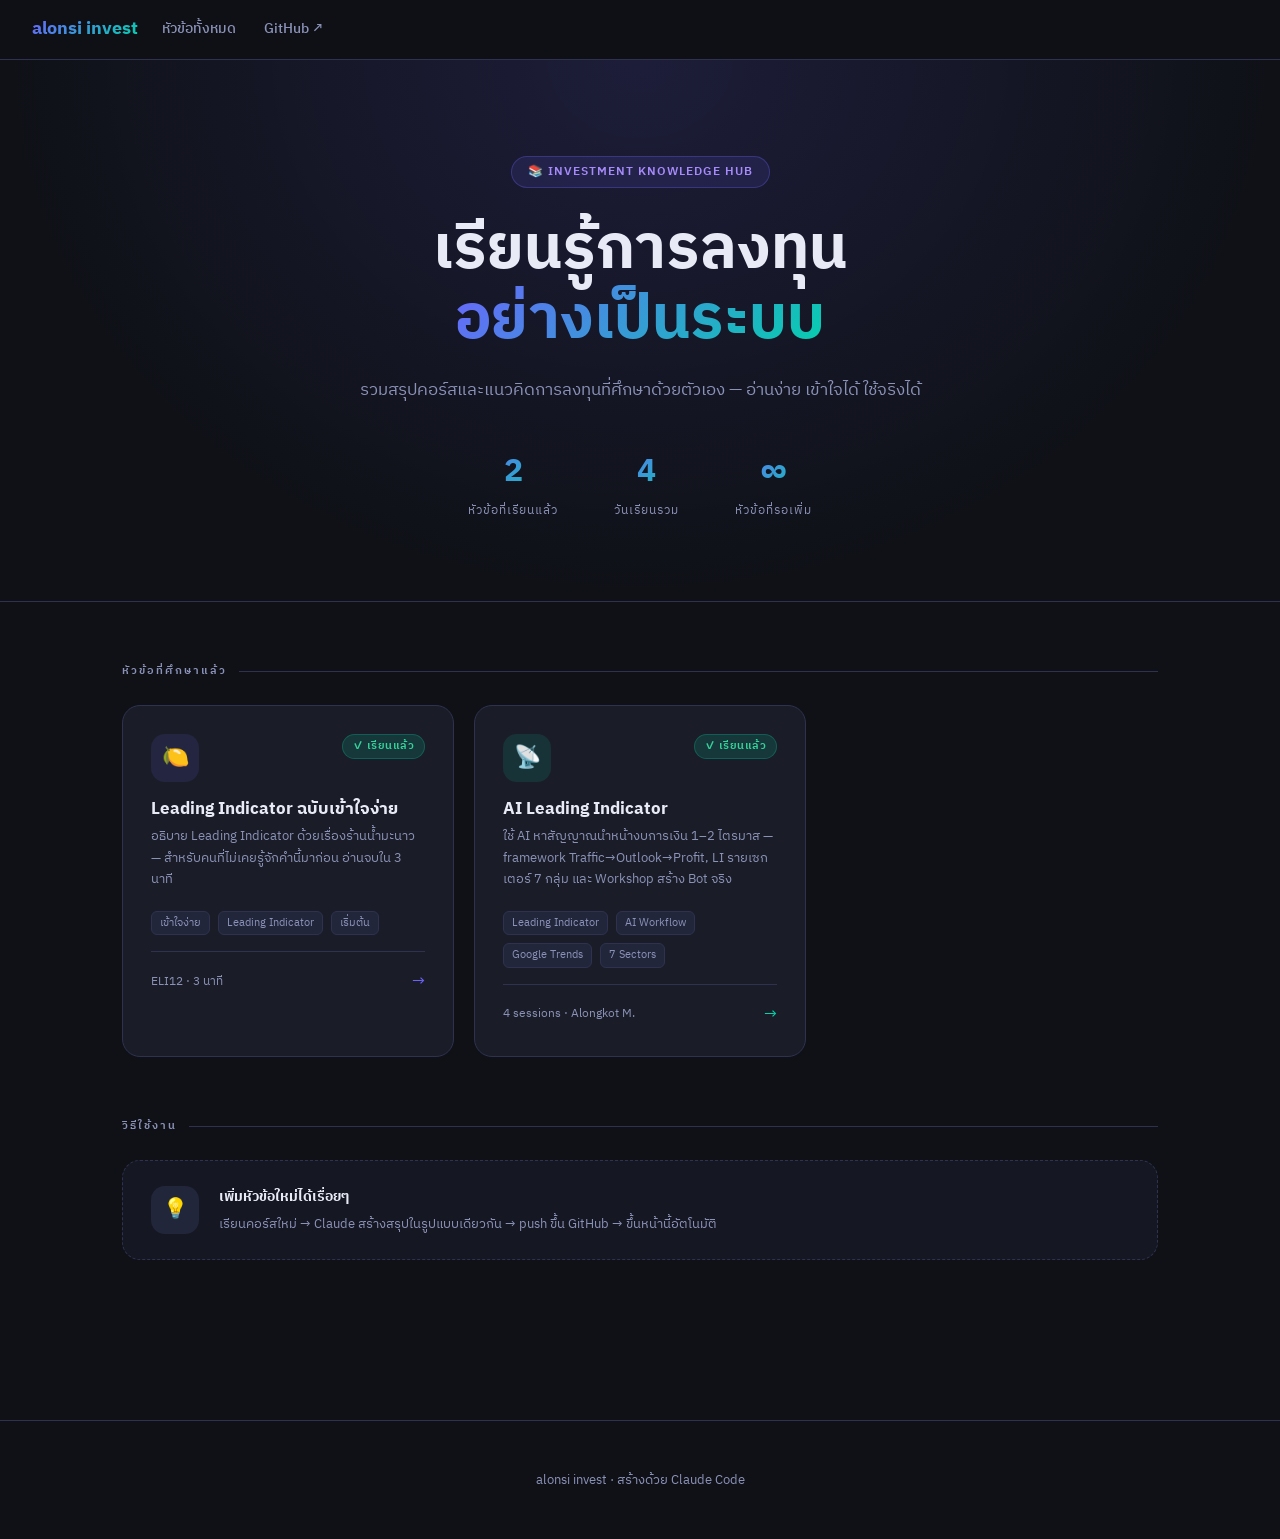
<file: index.html>
<!DOCTYPE html>
<html lang="th">
<head>
<meta charset="UTF-8">
<meta name="viewport" content="width=device-width, initial-scale=1.0">
<title>Alonsi Invest — Investment Knowledge Hub</title>
<link rel="stylesheet" href="assets/theme.css">
</head>
<body>

<nav>
  <div class="nav-logo">alonsi invest</div>
  <div class="nav-links">
    <a href="#topics">หัวข้อทั้งหมด</a>
    <a href="https://github.com/crazyliverpool-web/alonsi-invest" target="_blank">GitHub ↗</a>
  </div>
</nav>

<section class="hero">
  <div class="eyebrow">📚 Investment Knowledge Hub</div>
  <h1>เรียนรู้การลงทุน<br><span>อย่างเป็นระบบ</span></h1>
  <p>รวมสรุปคอร์สและแนวคิดการลงทุนที่ศึกษาด้วยตัวเอง — อ่านง่าย เข้าใจได้ ใช้จริงได้</p>
  <div class="stats">
    <!-- STAT:COUNT -->
    <div class="stat"><div class="num">2</div><div class="label">หัวข้อที่เรียนแล้ว</div></div>
    <!-- /STAT:COUNT -->
    <div class="stat"><div class="num">4</div><div class="label">วันเรียนรวม</div></div>
    <div class="stat"><div class="num">∞</div><div class="label">หัวข้อที่รอเพิ่ม</div></div>
  </div>
</section>

<main>

  <div id="topics" class="section-label reveal">หัวข้อที่ศึกษาแล้ว</div>

  <div class="topic-grid">
<!-- TOPICS:START -->
    <a href="leading-indicator-101/" class="topic-card done reveal">
      <div class="card-header">
        <div class="card-icon" style="background:rgba(108,99,255,.12)">🍋</div>
        <span class="badge badge-done">✓ เรียนแล้ว</span>
      </div>
      <div>
        <div class="card-title">Leading Indicator ฉบับเข้าใจง่าย</div>
        <div class="card-desc">อธิบาย Leading Indicator ด้วยเรื่องร้านน้ำมะนาว — สำหรับคนที่ไม่เคยรู้จักคำนี้มาก่อน อ่านจบใน 3 นาที</div>
      </div>
      <div class="card-tags">
        <span class="tag">เข้าใจง่าย</span>
        <span class="tag">Leading Indicator</span>
        <span class="tag">เริ่มต้น</span>
      </div>
      <div class="card-footer">
        <span>ELI12 · 3 นาที</span>
        <span class="card-arrow" style="color:var(--accent)">→</span>
      </div>
    </a>
    <a href="ai-leading-indicator/" class="topic-card done reveal">
      <div class="card-header">
        <div class="card-icon" style="background:rgba(0,212,170,.12)">📡</div>
        <span class="badge badge-done">✓ เรียนแล้ว</span>
      </div>
      <div>
        <div class="card-title">AI Leading Indicator</div>
        <div class="card-desc">ใช้ AI หาสัญญาณนำหน้างบการเงิน 1–2 ไตรมาส — framework Traffic→Outlook→Profit, LI รายเซกเตอร์ 7 กลุ่ม และ Workshop สร้าง Bot จริง</div>
      </div>
      <div class="card-tags">
        <span class="tag">Leading Indicator</span>
        <span class="tag">AI Workflow</span>
        <span class="tag">Google Trends</span>
        <span class="tag">7 Sectors</span>
      </div>
      <div class="card-footer">
        <span>4 sessions · Alongkot M.</span>
        <span class="card-arrow" style="color:var(--accent2)">→</span>
      </div>
    </a>
<!-- TOPICS:END -->
  </div>

  <div class="section-label reveal">วิธีใช้งาน</div>

  <div class="hint-card reveal">
    <div class="hint-icon">💡</div>
    <div class="hint-text">
      <strong>เพิ่มหัวข้อใหม่ได้เรื่อยๆ</strong>
      เรียนคอร์สใหม่ → Claude สร้างสรุปในรูปแบบเดียวกัน → push ขึ้น GitHub → ขึ้นหน้านี้อัตโนมัติ
    </div>
  </div>

</main>

<footer>alonsi invest · สร้างด้วย Claude Code</footer>

<script>
  const obs = new IntersectionObserver(e=>e.forEach(x=>{if(x.isIntersecting)x.target.classList.add('visible');}),{threshold:.1});
  document.querySelectorAll('.reveal').forEach(el=>obs.observe(el));
</script>
</body>
</html>
</file>
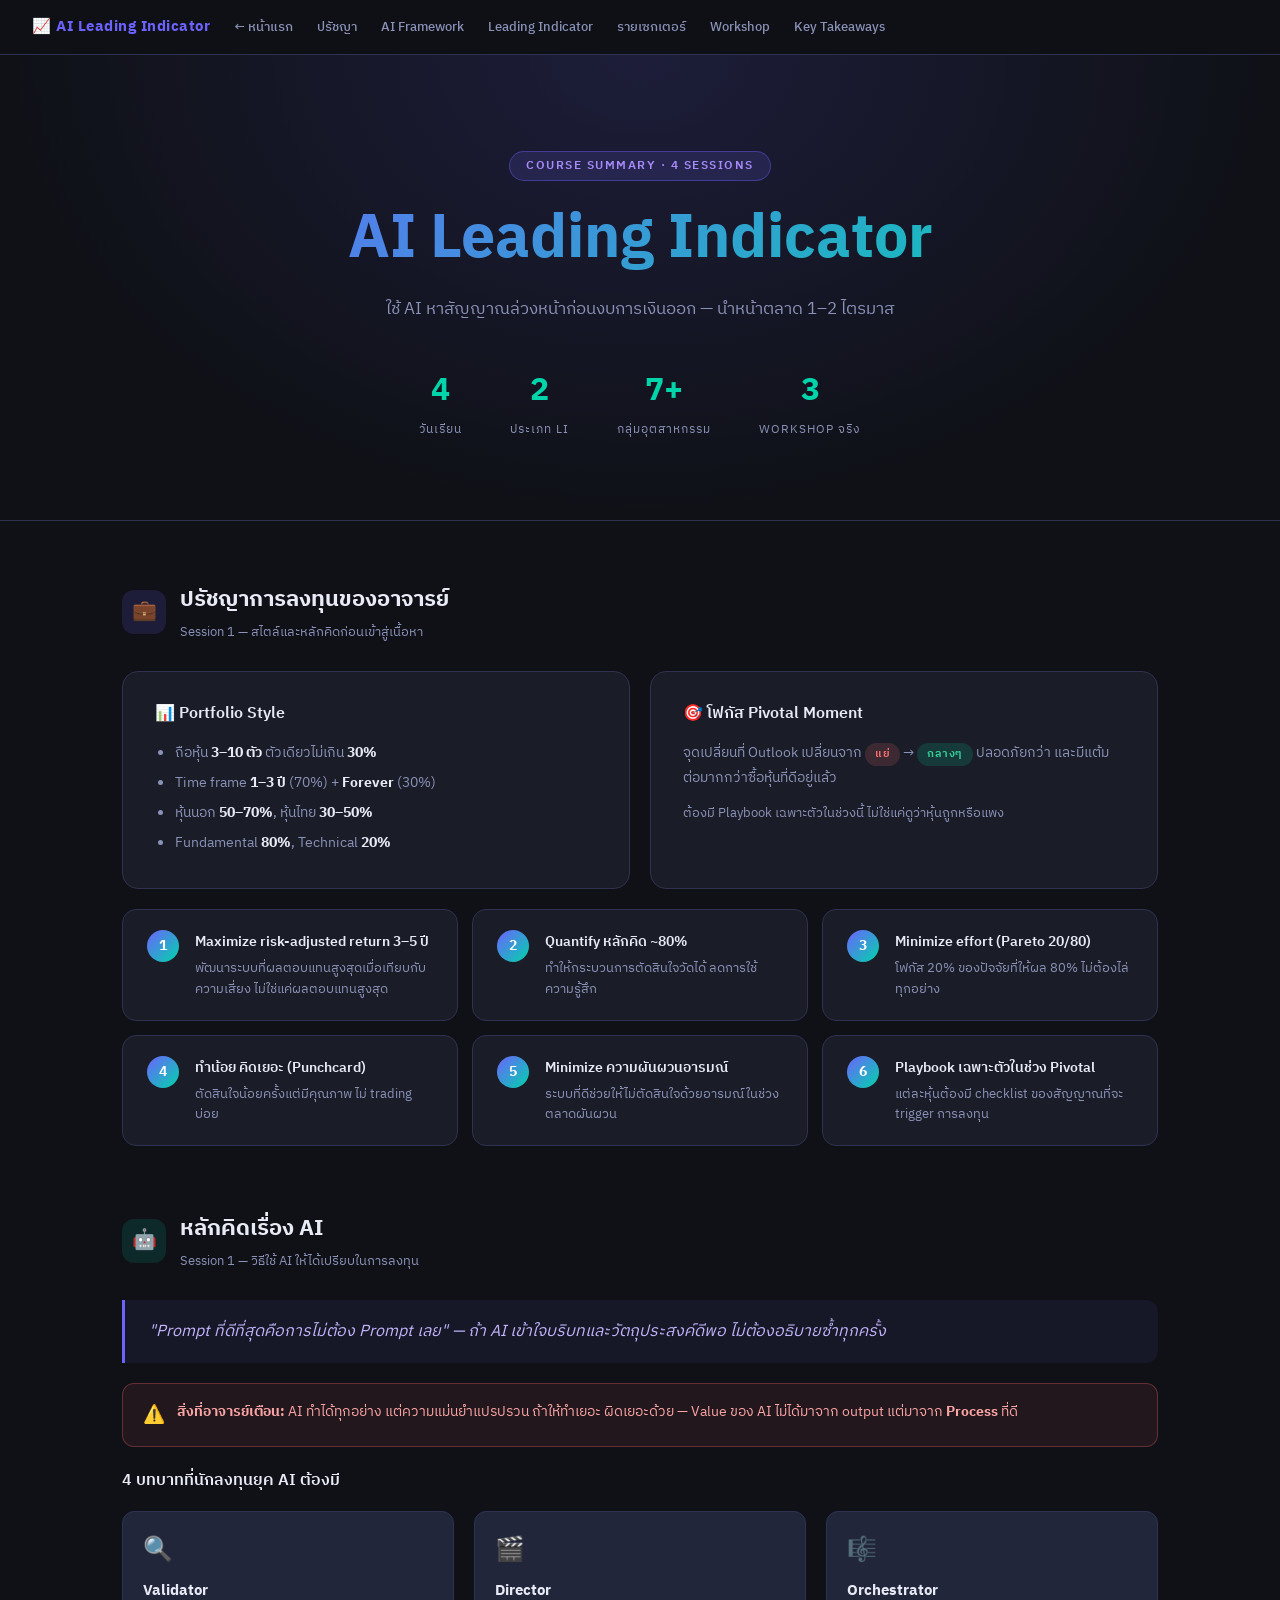
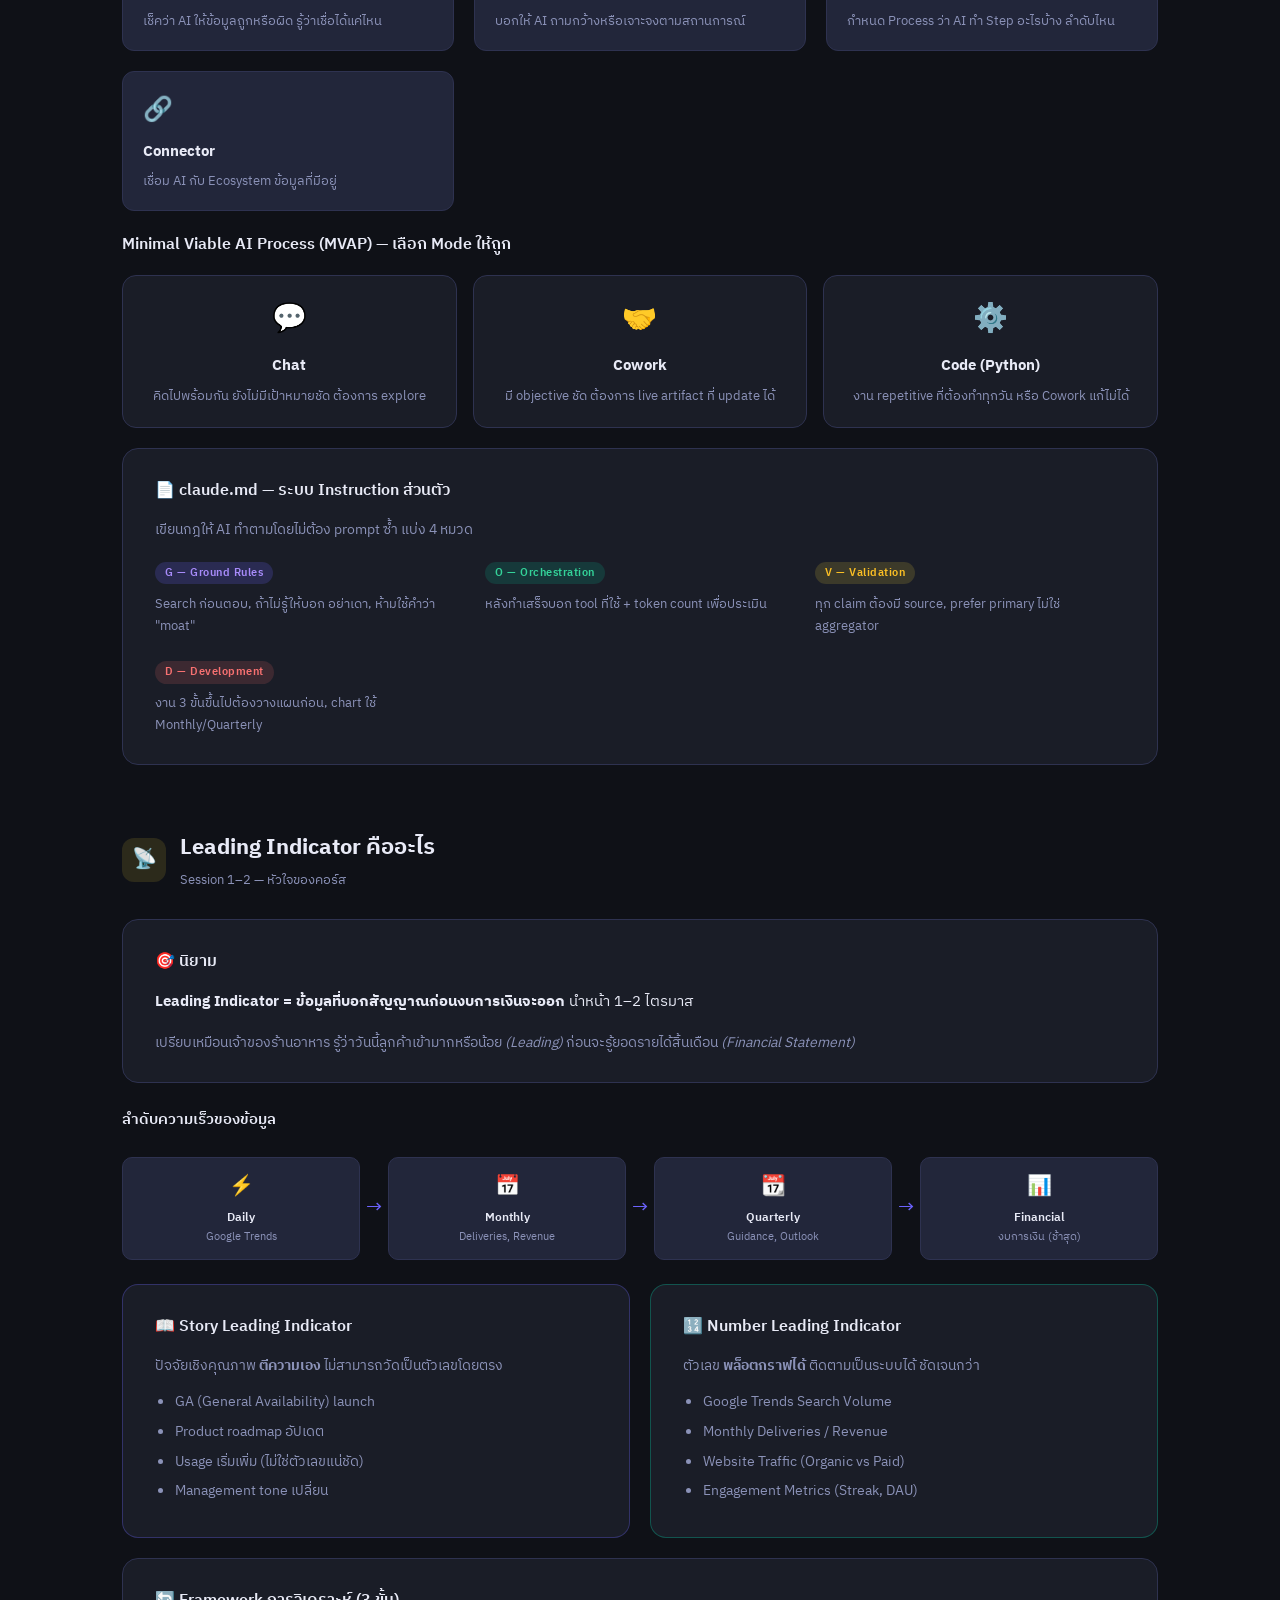
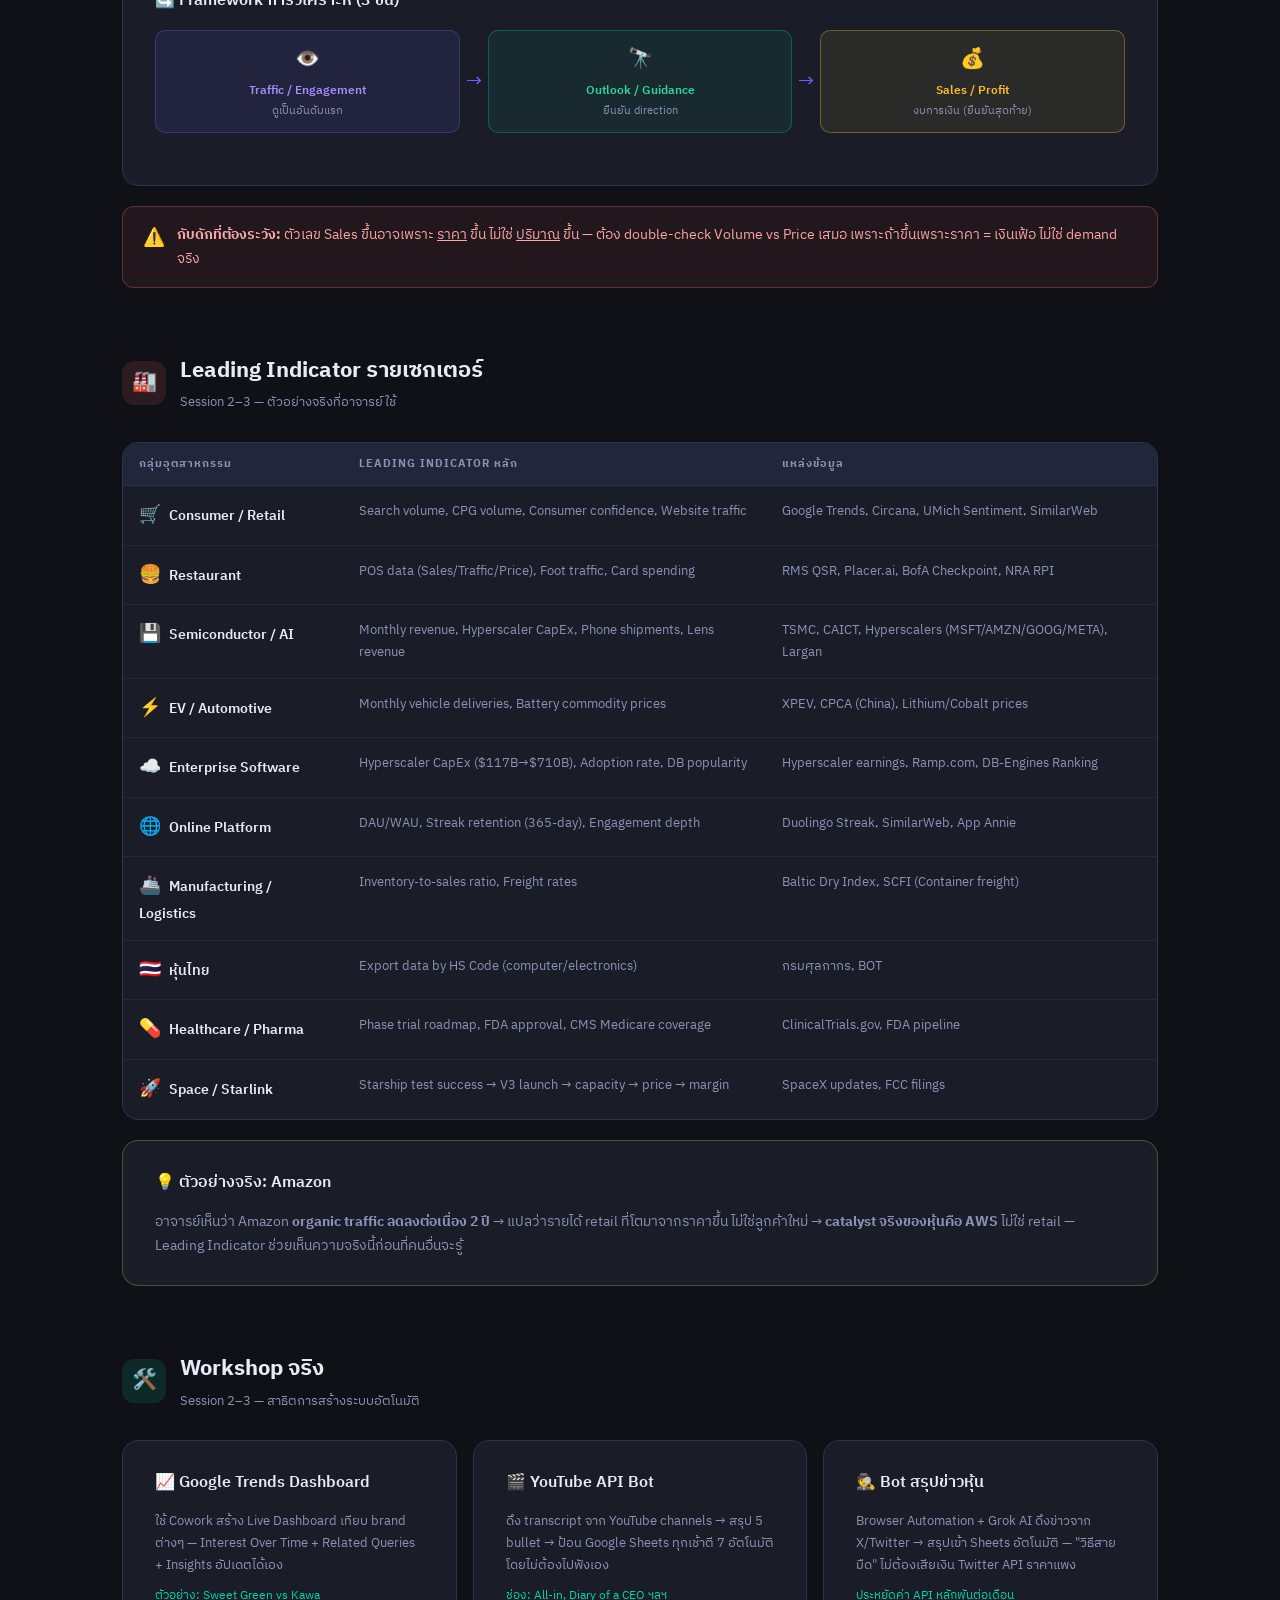
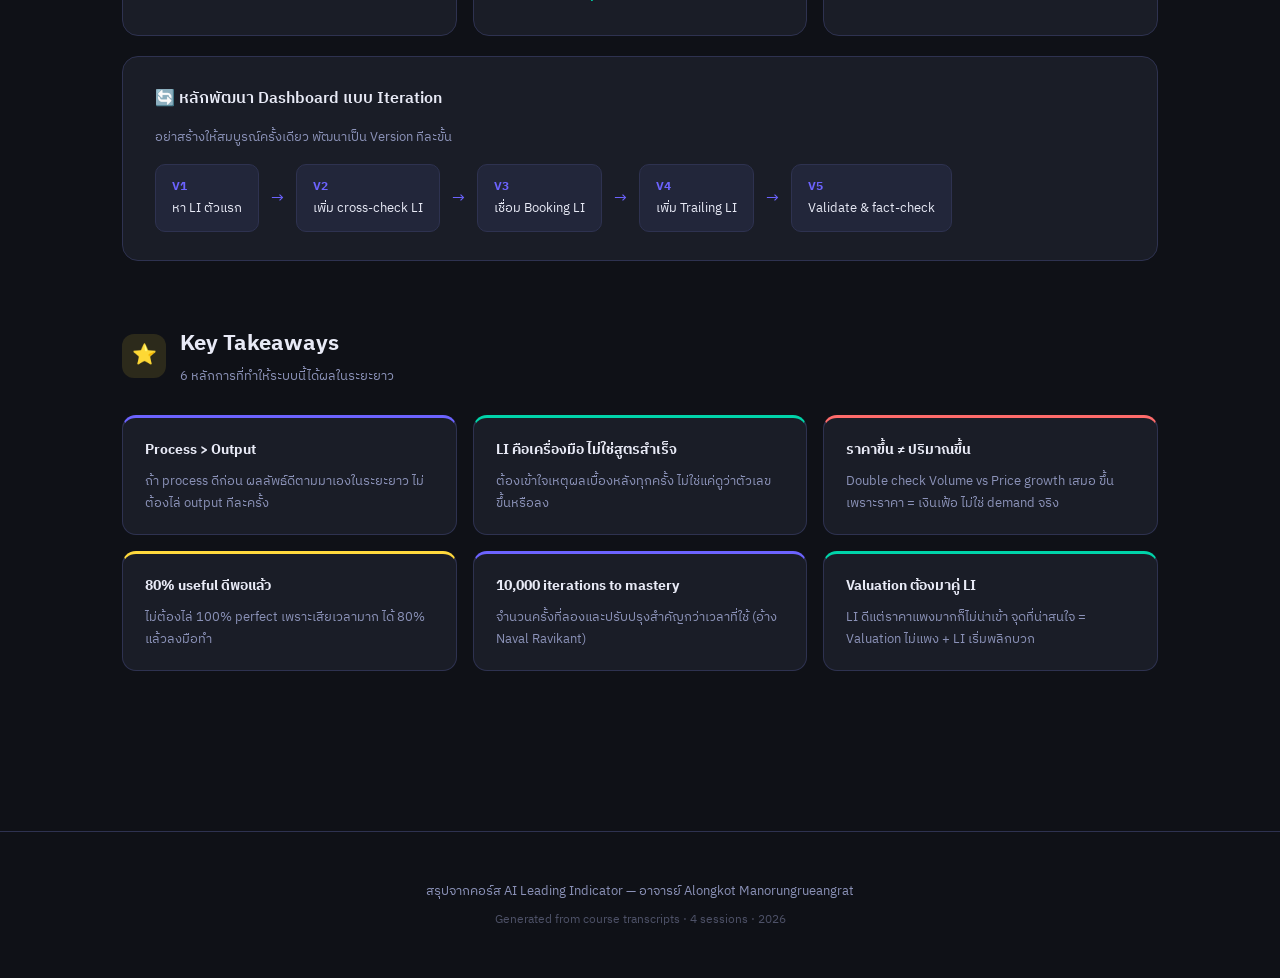
<file: ai-leading-indicator/index.html>
<!DOCTYPE html>
<html lang="th">
<head>
<meta charset="UTF-8">
<meta name="viewport" content="width=device-width, initial-scale=1.0">
<title>AI Leading Indicator — สรุปคอร์ส</title>
<link rel="stylesheet" href="../assets/theme.css">
</head>
<body>

<!-- NAV -->
<nav>
  <span class="logo">📈 AI Leading Indicator</span>
  <a href="../">← หน้าแรก</a>
  <a href="#philosophy">ปรัชญา</a>
  <a href="#ai">AI Framework</a>
  <a href="#li">Leading Indicator</a>
  <a href="#sectors">รายเซกเตอร์</a>
  <a href="#workshops">Workshop</a>
  <a href="#takeaways">Key Takeaways</a>
</nav>

<!-- HERO -->
<section class="hero">
  <div class="tag">Course Summary · 4 Sessions</div>
  <h1 class="gradient-text">AI Leading Indicator</h1>
  <p>ใช้ AI หาสัญญาณล่วงหน้าก่อนงบการเงินออก — นำหน้าตลาด 1–2 ไตรมาส</p>
  <div class="hero-stats">
    <div class="stat"><div class="num">4</div><div class="label">วันเรียน</div></div>
    <div class="stat"><div class="num">2</div><div class="label">ประเภท LI</div></div>
    <div class="stat"><div class="num">7+</div><div class="label">กลุ่มอุตสาหกรรม</div></div>
    <div class="stat"><div class="num">3</div><div class="label">Workshop จริง</div></div>
  </div>
</section>

<main>

  <!-- SECTION 1: PHILOSOPHY -->
  <div id="philosophy" class="section-header reveal">
    <div class="section-icon" style="background:rgba(108,99,255,0.15)">💼</div>
    <div>
      <h2>ปรัชญาการลงทุนของอาจารย์</h2>
      <p>Session 1 — สไตล์และหลักคิดก่อนเข้าสู่เนื้อหา</p>
    </div>
  </div>

  <div class="grid-2 reveal">
    <div class="card">
      <h3>📊 Portfolio Style</h3>
      <ul>
        <li>ถือหุ้น <strong>3–10 ตัว</strong> ตัวเดียวไม่เกิน <strong>30%</strong></li>
        <li>Time frame <strong>1–3 ปี</strong> (70%) + <strong>Forever</strong> (30%)</li>
        <li>หุ้นนอก <strong>50–70%</strong>, หุ้นไทย <strong>30–50%</strong></li>
        <li>Fundamental <strong>80%</strong>, Technical <strong>20%</strong></li>
      </ul>
    </div>
    <div class="card">
      <h3>🎯 โฟกัส Pivotal Moment</h3>
      <p style="font-size:14px;color:var(--text-muted);margin-bottom:12px">จุดเปลี่ยนที่ Outlook เปลี่ยนจาก <span class="badge badge-red">แย่</span> → <span class="badge badge-teal">กลางๆ</span> ปลอดภัยกว่า และมีแต้มต่อมากกว่าซื้อหุ้นที่ดีอยู่แล้ว</p>
      <p style="font-size:13px;color:var(--text-muted)">ต้องมี Playbook เฉพาะตัวในช่วงนี้ ไม่ใช่แค่ดูว่าหุ้นถูกหรือแพง</p>
    </div>
  </div>

  <div style="display:grid;grid-template-columns:repeat(auto-fit,minmax(280px,1fr));gap:14px" class="reveal">
    <div class="principle"><div class="principle-num">1</div><div><h4>Maximize risk-adjusted return 3–5 ปี</h4><p>พัฒนาระบบที่ผลตอบแทนสูงสุดเมื่อเทียบกับความเสี่ยง ไม่ใช่แค่ผลตอบแทนสูงสุด</p></div></div>
    <div class="principle"><div class="principle-num">2</div><div><h4>Quantify หลักคิด ~80%</h4><p>ทำให้กระบวนการตัดสินใจวัดได้ ลดการใช้ความรู้สึก</p></div></div>
    <div class="principle"><div class="principle-num">3</div><div><h4>Minimize effort (Pareto 20/80)</h4><p>โฟกัส 20% ของปัจจัยที่ให้ผล 80% ไม่ต้องไล่ทุกอย่าง</p></div></div>
    <div class="principle"><div class="principle-num">4</div><div><h4>ทำน้อย คิดเยอะ (Punchcard)</h4><p>ตัดสินใจน้อยครั้งแต่มีคุณภาพ ไม่ trading บ่อย</p></div></div>
    <div class="principle"><div class="principle-num">5</div><div><h4>Minimize ความผันผวนอารมณ์</h4><p>ระบบที่ดีช่วยให้ไม่ตัดสินใจด้วยอารมณ์ในช่วงตลาดผันผวน</p></div></div>
    <div class="principle"><div class="principle-num">6</div><div><h4>Playbook เฉพาะตัวในช่วง Pivotal</h4><p>แต่ละหุ้นต้องมี checklist ของสัญญาณที่จะ trigger การลงทุน</p></div></div>
  </div>

  <!-- SECTION 2: AI FRAMEWORK -->
  <div id="ai" class="section-header reveal">
    <div class="section-icon" style="background:rgba(0,212,170,0.12)">🤖</div>
    <div>
      <h2>หลักคิดเรื่อง AI</h2>
      <p>Session 1 — วิธีใช้ AI ให้ได้เปรียบในการลงทุน</p>
    </div>
  </div>

  <div class="quote reveal">
    "Prompt ที่ดีที่สุดคือการไม่ต้อง Prompt เลย" — ถ้า AI เข้าใจบริบทและวัตถุประสงค์ดีพอ ไม่ต้องอธิบายซ้ำทุกครั้ง
  </div>

  <div class="warning reveal">
    <span class="warning-icon">⚠️</span>
    <p><strong>สิ่งที่อาจารย์เตือน:</strong> AI ทำได้ทุกอย่าง แต่ความแม่นยำแปรปรวน ถ้าให้ทำเยอะ ผิดเยอะด้วย — Value ของ AI ไม่ได้มาจาก output แต่มาจาก <strong>Process</strong> ที่ดี</p>
  </div>

  <div style="margin-bottom:20px" class="reveal">
    <h3 style="font-size:16px;font-weight:600;margin-bottom:16px">4 บทบาทที่นักลงทุนยุค AI ต้องมี</h3>
    <div class="grid-2">
      <div class="role-card"><div class="role-icon">🔍</div><h4>Validator</h4><p>เช็คว่า AI ให้ข้อมูลถูกหรือผิด รู้ว่าเชื่อได้แค่ไหน</p></div>
      <div class="role-card"><div class="role-icon">🎬</div><h4>Director</h4><p>บอกให้ AI ถามกว้างหรือเจาะจงตามสถานการณ์</p></div>
      <div class="role-card"><div class="role-icon">🎼</div><h4>Orchestrator</h4><p>กำหนด Process ว่า AI ทำ Step อะไรบ้าง ลำดับไหน</p></div>
      <div class="role-card"><div class="role-icon">🔗</div><h4>Connector</h4><p>เชื่อม AI กับ Ecosystem ข้อมูลที่มีอยู่</p></div>
    </div>
  </div>

  <div class="reveal">
    <h3 style="font-size:16px;font-weight:600;margin-bottom:16px">Minimal Viable AI Process (MVAP) — เลือก Mode ให้ถูก</h3>
    <div class="grid-3">
      <div class="mode-card">
        <div class="mode-icon">💬</div>
        <h4>Chat</h4>
        <p>คิดไปพร้อมกัน ยังไม่มีเป้าหมายชัด ต้องการ explore</p>
      </div>
      <div class="mode-card">
        <div class="mode-icon">🤝</div>
        <h4>Cowork</h4>
        <p>มี objective ชัด ต้องการ live artifact ที่ update ได้</p>
      </div>
      <div class="mode-card">
        <div class="mode-icon">⚙️</div>
        <h4>Code (Python)</h4>
        <p>งาน repetitive ที่ต้องทำทุกวัน หรือ Cowork แก้ไม่ได้</p>
      </div>
    </div>
  </div>

  <div class="card reveal" style="margin-top:20px">
    <h3>📄 claude.md — ระบบ Instruction ส่วนตัว</h3>
    <p style="font-size:14px;color:var(--text-muted);margin-bottom:16px">เขียนกฎให้ AI ทำตามโดยไม่ต้อง prompt ซ้ำ แบ่ง 4 หมวด</p>
    <div class="grid-2">
      <div><span class="badge badge-purple">G — Ground Rules</span><p style="font-size:13px;color:var(--text-muted);margin-top:8px">Search ก่อนตอบ, ถ้าไม่รู้ให้บอก อย่าเดา, ห้ามใช้คำว่า "moat"</p></div>
      <div><span class="badge badge-teal">O — Orchestration</span><p style="font-size:13px;color:var(--text-muted);margin-top:8px">หลังทำเสร็จบอก tool ที่ใช้ + token count เพื่อประเมิน</p></div>
      <div><span class="badge badge-yellow">V — Validation</span><p style="font-size:13px;color:var(--text-muted);margin-top:8px">ทุก claim ต้องมี source, prefer primary ไม่ใช่ aggregator</p></div>
      <div><span class="badge badge-red">D — Development</span><p style="font-size:13px;color:var(--text-muted);margin-top:8px">งาน 3 ขั้นขึ้นไปต้องวางแผนก่อน, chart ใช้ Monthly/Quarterly</p></div>
    </div>
  </div>

  <!-- SECTION 3: LEADING INDICATOR -->
  <div id="li" class="section-header reveal">
    <div class="section-icon" style="background:rgba(255,217,61,0.12)">📡</div>
    <div>
      <h2>Leading Indicator คืออะไร</h2>
      <p>Session 1–2 — หัวใจของคอร์ส</p>
    </div>
  </div>

  <div class="card reveal">
    <h3>🎯 นิยาม</h3>
    <p style="font-size:15px;margin-bottom:16px"><strong>Leading Indicator = ข้อมูลที่บอกสัญญาณก่อนงบการเงินจะออก</strong> นำหน้า 1–2 ไตรมาส</p>
    <p style="font-size:14px;color:var(--text-muted)">เปรียบเหมือนเจ้าของร้านอาหาร รู้ว่าวันนี้ลูกค้าเข้ามากหรือน้อย <em>(Leading)</em> ก่อนจะรู้ยอดรายได้สิ้นเดือน <em>(Financial Statement)</em></p>
  </div>

  <div style="margin:24px 0" class="reveal">
    <h3 style="font-size:15px;font-weight:600;margin-bottom:16px">ลำดับความเร็วของข้อมูล</h3>
    <div class="timeline">
      <div class="timeline-step"><div class="t-icon">⚡</div><div class="t-label">Daily</div><div class="t-sub">Google Trends</div></div>
      <div class="timeline-arrow">→</div>
      <div class="timeline-step"><div class="t-icon">📅</div><div class="t-label">Monthly</div><div class="t-sub">Deliveries, Revenue</div></div>
      <div class="timeline-arrow">→</div>
      <div class="timeline-step"><div class="t-icon">📆</div><div class="t-label">Quarterly</div><div class="t-sub">Guidance, Outlook</div></div>
      <div class="timeline-arrow">→</div>
      <div class="timeline-step"><div class="t-icon">📊</div><div class="t-label">Financial</div><div class="t-sub">งบการเงิน (ช้าสุด)</div></div>
    </div>
  </div>

  <div class="grid-2 reveal">
    <div class="card" style="border-color:rgba(108,99,255,0.3)">
      <h3>📖 Story Leading Indicator</h3>
      <p style="font-size:14px;color:var(--text-muted);margin-bottom:12px">ปัจจัยเชิงคุณภาพ <strong>ตีความเอง</strong> ไม่สามารถวัดเป็นตัวเลขโดยตรง</p>
      <ul>
        <li>GA (General Availability) launch</li>
        <li>Product roadmap อัปเดต</li>
        <li>Usage เริ่มเพิ่ม (ไม่ใช่ตัวเลขแน่ชัด)</li>
        <li>Management tone เปลี่ยน</li>
      </ul>
    </div>
    <div class="card" style="border-color:rgba(0,212,170,0.3)">
      <h3>🔢 Number Leading Indicator</h3>
      <p style="font-size:14px;color:var(--text-muted);margin-bottom:12px">ตัวเลข <strong>พล็อตกราฟได้</strong> ติดตามเป็นระบบได้ ชัดเจนกว่า</p>
      <ul>
        <li>Google Trends Search Volume</li>
        <li>Monthly Deliveries / Revenue</li>
        <li>Website Traffic (Organic vs Paid)</li>
        <li>Engagement Metrics (Streak, DAU)</li>
      </ul>
    </div>
  </div>

  <div class="card reveal">
    <h3>🔄 Framework การวิเคราะห์ (3 ขั้น)</h3>
    <div class="timeline" style="margin-top:16px">
      <div class="timeline-step" style="background:rgba(108,99,255,0.1);border-color:rgba(108,99,255,0.3)">
        <div class="t-icon">👁️</div><div class="t-label" style="color:#a78bfa">Traffic / Engagement</div><div class="t-sub">ดูเป็นอันดับแรก</div>
      </div>
      <div class="timeline-arrow">→</div>
      <div class="timeline-step" style="background:rgba(0,212,170,0.07);border-color:rgba(0,212,170,0.3)">
        <div class="t-icon">🔭</div><div class="t-label" style="color:#34d399">Outlook / Guidance</div><div class="t-sub">ยืนยัน direction</div>
      </div>
      <div class="timeline-arrow">→</div>
      <div class="timeline-step" style="background:rgba(255,217,61,0.07);border-color:rgba(255,217,61,0.3)">
        <div class="t-icon">💰</div><div class="t-label" style="color:#fbbf24">Sales / Profit</div><div class="t-sub">งบการเงิน (ยืนยันสุดท้าย)</div>
      </div>
    </div>
  </div>

  <div class="warning reveal">
    <span class="warning-icon">⚠️</span>
    <p><strong>กับดักที่ต้องระวัง:</strong> ตัวเลข Sales ขึ้นอาจเพราะ <u>ราคา</u> ขึ้น ไม่ใช่ <u>ปริมาณ</u> ขึ้น — ต้อง double-check Volume vs Price เสมอ เพราะถ้าขึ้นเพราะราคา = เงินเฟ้อ ไม่ใช่ demand จริง</p>
  </div>

  <!-- SECTION 4: SECTORS -->
  <div id="sectors" class="section-header reveal">
    <div class="section-icon" style="background:rgba(255,107,107,0.12)">🏭</div>
    <div>
      <h2>Leading Indicator รายเซกเตอร์</h2>
      <p>Session 2–3 — ตัวอย่างจริงที่อาจารย์ใช้</p>
    </div>
  </div>

  <div class="card reveal" style="padding:0;overflow:hidden">
    <table class="sector-table">
      <thead>
        <tr>
          <th>กลุ่มอุตสาหกรรม</th>
          <th>Leading Indicator หลัก</th>
          <th>แหล่งข้อมูล</th>
        </tr>
      </thead>
      <tbody>
        <tr>
          <td><span class="sector-icon">🛒</span><span class="sector-name">Consumer / Retail</span></td>
          <td><div class="li-list">Search volume, CPG volume, Consumer confidence, Website traffic</div></td>
          <td><div class="li-list">Google Trends, Circana, UMich Sentiment, SimilarWeb</div></td>
        </tr>
        <tr>
          <td><span class="sector-icon">🍔</span><span class="sector-name">Restaurant</span></td>
          <td><div class="li-list">POS data (Sales/Traffic/Price), Foot traffic, Card spending</div></td>
          <td><div class="li-list">RMS QSR, Placer.ai, BofA Checkpoint, NRA RPI</div></td>
        </tr>
        <tr>
          <td><span class="sector-icon">💾</span><span class="sector-name">Semiconductor / AI</span></td>
          <td><div class="li-list">Monthly revenue, Hyperscaler CapEx, Phone shipments, Lens revenue</div></td>
          <td><div class="li-list">TSMC, CAICT, Hyperscalers (MSFT/AMZN/GOOG/META), Largan</div></td>
        </tr>
        <tr>
          <td><span class="sector-icon">⚡</span><span class="sector-name">EV / Automotive</span></td>
          <td><div class="li-list">Monthly vehicle deliveries, Battery commodity prices</div></td>
          <td><div class="li-list">XPEV, CPCA (China), Lithium/Cobalt prices</div></td>
        </tr>
        <tr>
          <td><span class="sector-icon">☁️</span><span class="sector-name">Enterprise Software</span></td>
          <td><div class="li-list">Hyperscaler CapEx ($117B→$710B), Adoption rate, DB popularity</div></td>
          <td><div class="li-list">Hyperscaler earnings, Ramp.com, DB-Engines Ranking</div></td>
        </tr>
        <tr>
          <td><span class="sector-icon">🌐</span><span class="sector-name">Online Platform</span></td>
          <td><div class="li-list">DAU/WAU, Streak retention (365-day), Engagement depth</div></td>
          <td><div class="li-list">Duolingo Streak, SimilarWeb, App Annie</div></td>
        </tr>
        <tr>
          <td><span class="sector-icon">🚢</span><span class="sector-name">Manufacturing / Logistics</span></td>
          <td><div class="li-list">Inventory-to-sales ratio, Freight rates</div></td>
          <td><div class="li-list">Baltic Dry Index, SCFI (Container freight)</div></td>
        </tr>
        <tr>
          <td><span class="sector-icon">🇹🇭</span><span class="sector-name">หุ้นไทย</span></td>
          <td><div class="li-list">Export data by HS Code (computer/electronics)</div></td>
          <td><div class="li-list">กรมศุลกากร, BOT</div></td>
        </tr>
        <tr>
          <td><span class="sector-icon">💊</span><span class="sector-name">Healthcare / Pharma</span></td>
          <td><div class="li-list">Phase trial roadmap, FDA approval, CMS Medicare coverage</div></td>
          <td><div class="li-list">ClinicalTrials.gov, FDA pipeline</div></td>
        </tr>
        <tr>
          <td><span class="sector-icon">🚀</span><span class="sector-name">Space / Starlink</span></td>
          <td><div class="li-list">Starship test success → V3 launch → capacity → price → margin</div></td>
          <td><div class="li-list">SpaceX updates, FCC filings</div></td>
        </tr>
      </tbody>
    </table>
  </div>

  <div class="card reveal" style="margin-top:20px;border-color:rgba(255,217,61,0.25)">
    <h3>💡 ตัวอย่างจริง: Amazon</h3>
    <p style="font-size:14px;color:var(--text-muted)">อาจารย์เห็นว่า Amazon <strong>organic traffic ลดลงต่อเนื่อง 2 ปี</strong> → แปลว่ารายได้ retail ที่โตมาจากราคาขึ้น ไม่ใช่ลูกค้าใหม่ → <strong>catalyst จริงของหุ้นคือ AWS</strong> ไม่ใช่ retail — Leading Indicator ช่วยเห็นความจริงนี้ก่อนที่คนอื่นจะรู้</p>
  </div>

  <!-- SECTION 5: WORKSHOPS -->
  <div id="workshops" class="section-header reveal">
    <div class="section-icon" style="background:rgba(0,212,170,0.12)">🛠️</div>
    <div>
      <h2>Workshop จริง</h2>
      <p>Session 2–3 — สาธิตการสร้างระบบอัตโนมัติ</p>
    </div>
  </div>

  <div class="grid-3 reveal">
    <div class="card">
      <h3>📈 Google Trends Dashboard</h3>
      <p style="font-size:13px;color:var(--text-muted)">ใช้ Cowork สร้าง Live Dashboard เทียบ brand ต่างๆ — Interest Over Time + Related Queries + Insights อัปเดตได้เอง</p>
      <p style="font-size:12px;color:var(--accent2);margin-top:10px">ตัวอย่าง: Sweet Green vs Kawa</p>
    </div>
    <div class="card">
      <h3>🎬 YouTube API Bot</h3>
      <p style="font-size:13px;color:var(--text-muted)">ดึง transcript จาก YouTube channels → สรุป 5 bullet → ป้อน Google Sheets ทุกเช้าตี 7 อัตโนมัติ โดยไม่ต้องไปฟังเอง</p>
      <p style="font-size:12px;color:var(--accent2);margin-top:10px">ช่อง: All-in, Diary of a CEO ฯลฯ</p>
    </div>
    <div class="card">
      <h3>🕵️ Bot สรุปข่าวหุ้น</h3>
      <p style="font-size:13px;color:var(--text-muted)">Browser Automation + Grok AI ดึงข่าวจาก X/Twitter → สรุปเข้า Sheets อัตโนมัติ — "วิธีสายมืด" ไม่ต้องเสียเงิน Twitter API ราคาแพง</p>
      <p style="font-size:12px;color:var(--accent2);margin-top:10px">ประหยัดค่า API หลักพันต่อเดือน</p>
    </div>
  </div>

  <div class="card reveal">
    <h3>🔄 หลักพัฒนา Dashboard แบบ Iteration</h3>
    <p style="font-size:13px;color:var(--text-muted);margin-bottom:16px">อย่าสร้างให้สมบูรณ์ครั้งเดียว พัฒนาเป็น Version ทีละขั้น</p>
    <div class="version-flow">
      <div class="version-box"><div class="vnum">V1</div>หา LI ตัวแรก</div>
      <span style="color:var(--accent)">→</span>
      <div class="version-box"><div class="vnum">V2</div>เพิ่ม cross-check LI</div>
      <span style="color:var(--accent)">→</span>
      <div class="version-box"><div class="vnum">V3</div>เชื่อม Booking LI</div>
      <span style="color:var(--accent)">→</span>
      <div class="version-box"><div class="vnum">V4</div>เพิ่ม Trailing LI</div>
      <span style="color:var(--accent)">→</span>
      <div class="version-box"><div class="vnum">V5</div>Validate & fact-check</div>
    </div>
  </div>

  <!-- SECTION 6: KEY TAKEAWAYS -->
  <div id="takeaways" class="section-header reveal">
    <div class="section-icon" style="background:rgba(255,217,61,0.12)">⭐</div>
    <div>
      <h2>Key Takeaways</h2>
      <p>6 หลักการที่ทำให้ระบบนี้ได้ผลในระยะยาว</p>
    </div>
  </div>

  <div class="takeaway-grid reveal">
    <div class="takeaway purple">
      <h4>Process > Output</h4>
      <p>ถ้า process ดีก่อน ผลลัพธ์ดีตามมาเองในระยะยาว ไม่ต้องไล่ output ทีละครั้ง</p>
    </div>
    <div class="takeaway teal">
      <h4>LI คือเครื่องมือ ไม่ใช่สูตรสำเร็จ</h4>
      <p>ต้องเข้าใจเหตุผลเบื้องหลังทุกครั้ง ไม่ใช่แค่ดูว่าตัวเลขขึ้นหรือลง</p>
    </div>
    <div class="takeaway red">
      <h4>ราคาขึ้น ≠ ปริมาณขึ้น</h4>
      <p>Double check Volume vs Price growth เสมอ ขึ้นเพราะราคา = เงินเฟ้อ ไม่ใช่ demand จริง</p>
    </div>
    <div class="takeaway yellow">
      <h4>80% useful ดีพอแล้ว</h4>
      <p>ไม่ต้องไล่ 100% perfect เพราะเสียเวลามาก ได้ 80% แล้วลงมือทำ</p>
    </div>
    <div class="takeaway purple">
      <h4>10,000 iterations to mastery</h4>
      <p>จำนวนครั้งที่ลองและปรับปรุงสำคัญกว่าเวลาที่ใช้ (อ้าง Naval Ravikant)</p>
    </div>
    <div class="takeaway teal">
      <h4>Valuation ต้องมาคู่ LI</h4>
      <p>LI ดีแต่ราคาแพงมากก็ไม่น่าเข้า จุดที่น่าสนใจ = Valuation ไม่แพง + LI เริ่มพลิกบวก</p>
    </div>
  </div>

</main>

<footer>
  <p>สรุปจากคอร์ส AI Leading Indicator — อาจารย์ Alongkot Manorungrueangrat</p>
  <p style="margin-top:8px;color:rgba(139,146,184,0.5);font-size:12px">Generated from course transcripts · 4 sessions · 2026</p>
</footer>

<script>
  // Scroll reveal
  const observer = new IntersectionObserver((entries) => {
    entries.forEach(e => {
      if (e.isIntersecting) { e.target.classList.add('visible'); }
    });
  }, { threshold: 0.1 });
  document.querySelectorAll('.reveal').forEach(el => observer.observe(el));

  // Smooth scroll for nav
  document.querySelectorAll('a[href^="#"]').forEach(a => {
    a.addEventListener('click', e => {
      e.preventDefault();
      document.querySelector(a.getAttribute('href'))?.scrollIntoView({ behavior: 'smooth', block: 'start' });
    });
  });
</script>
</body>
</html>
</file>
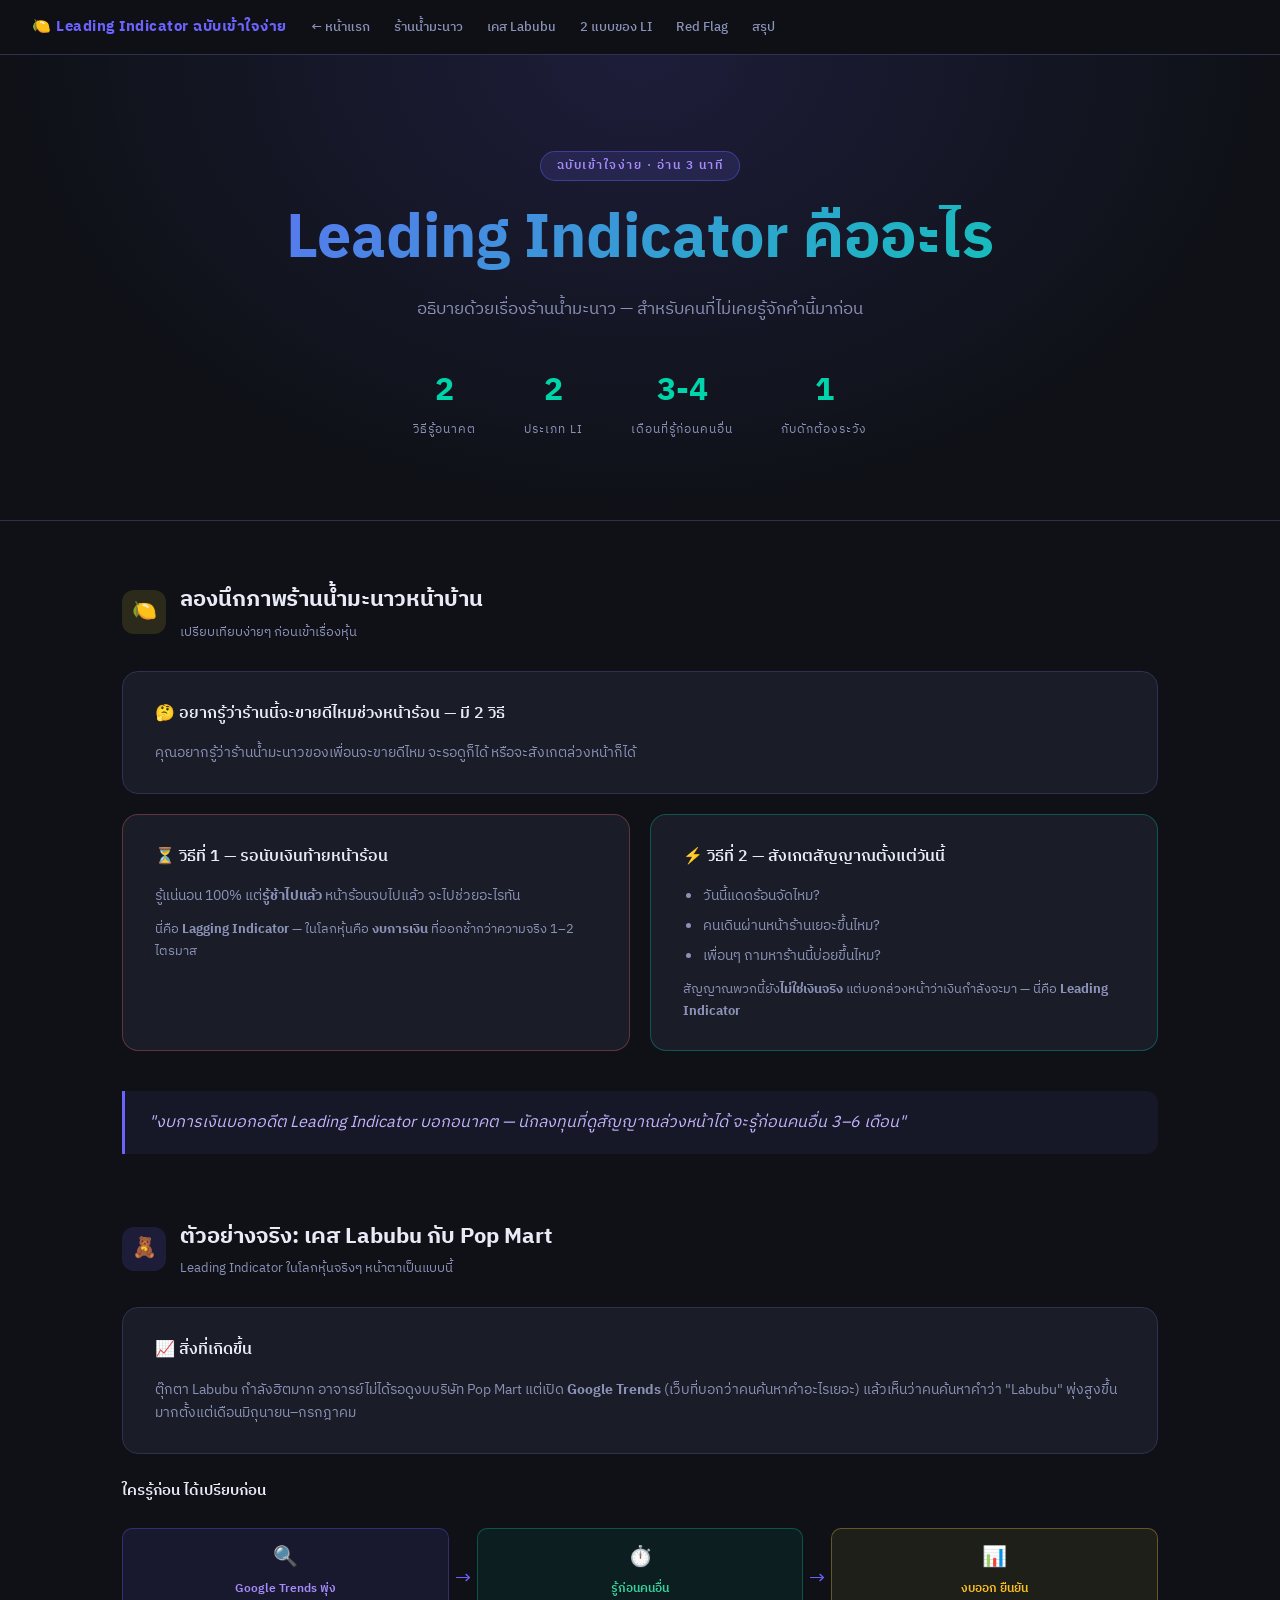
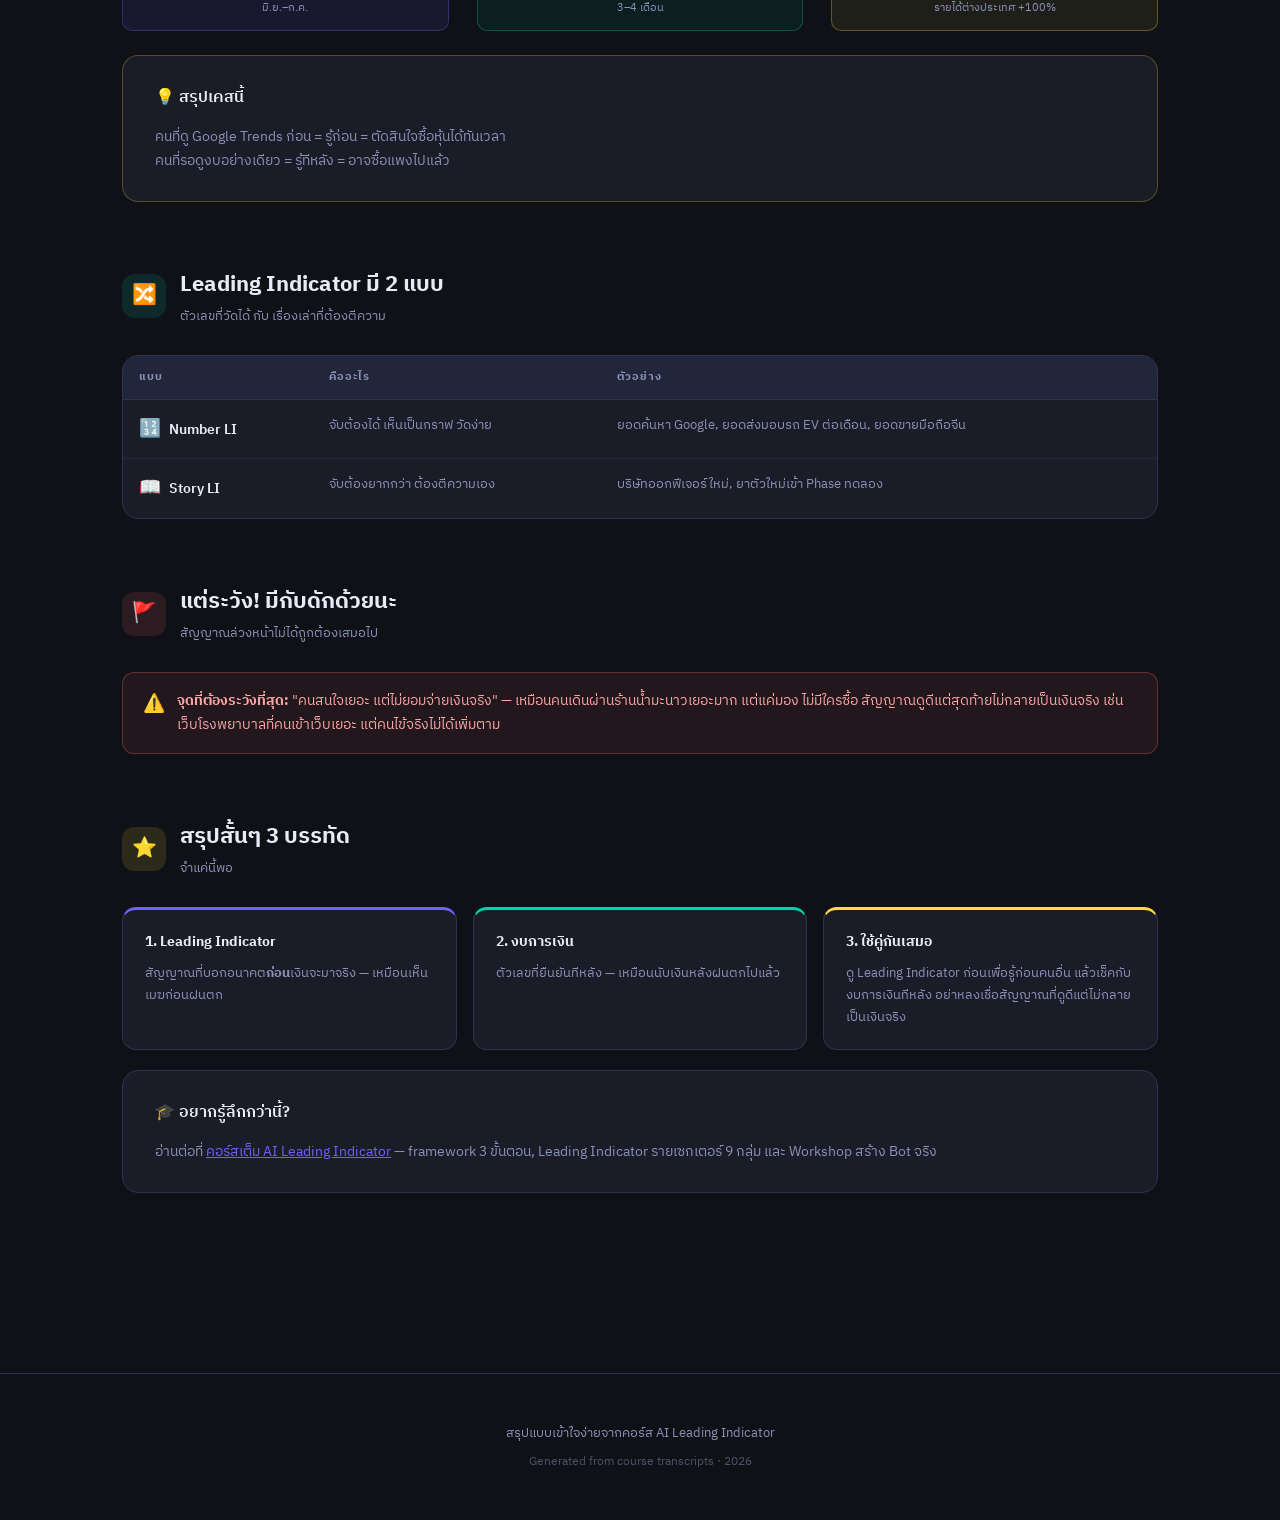
<file: leading-indicator-101/index.html>
<!DOCTYPE html>
<html lang="th">
<head>
<meta charset="UTF-8">
<meta name="viewport" content="width=device-width, initial-scale=1.0">
<title>Leading Indicator ฉบับเข้าใจง่าย — สรุปคอร์ส</title>
<link rel="stylesheet" href="../assets/theme.css">
</head>
<body>

<nav>
  <span class="logo">🍋 Leading Indicator ฉบับเข้าใจง่าย</span>
  <a href="../">← หน้าแรก</a>
  <a href="#lemonade">ร้านน้ำมะนาว</a>
  <a href="#labubu">เคส Labubu</a>
  <a href="#types">2 แบบของ LI</a>
  <a href="#redflag">Red Flag</a>
  <a href="#summary">สรุป</a>
</nav>

<section class="hero">
  <div class="tag">ฉบับเข้าใจง่าย · อ่าน 3 นาที</div>
  <h1 class="gradient-text">Leading Indicator คืออะไร</h1>
  <p>อธิบายด้วยเรื่องร้านน้ำมะนาว — สำหรับคนที่ไม่เคยรู้จักคำนี้มาก่อน</p>
  <div class="hero-stats">
    <div class="stat"><div class="num">2</div><div class="label">วิธีรู้อนาคต</div></div>
    <div class="stat"><div class="num">2</div><div class="label">ประเภท LI</div></div>
    <div class="stat"><div class="num">3-4</div><div class="label">เดือนที่รู้ก่อนคนอื่น</div></div>
    <div class="stat"><div class="num">1</div><div class="label">กับดักต้องระวัง</div></div>
  </div>
</section>

<main>

  <!-- SECTION 1: LEMONADE STORY -->
  <div id="lemonade" class="section-header reveal">
    <div class="section-icon" style="background:rgba(255,217,61,0.12)">🍋</div>
    <div>
      <h2>ลองนึกภาพร้านน้ำมะนาวหน้าบ้าน</h2>
      <p>เปรียบเทียบง่ายๆ ก่อนเข้าเรื่องหุ้น</p>
    </div>
  </div>

  <div class="card reveal">
    <h3>🤔 อยากรู้ว่าร้านนี้จะขายดีไหมช่วงหน้าร้อน — มี 2 วิธี</h3>
    <p style="font-size:14px;color:var(--text-muted)">คุณอยากรู้ว่าร้านน้ำมะนาวของเพื่อนจะขายดีไหม จะรอดูก็ได้ หรือจะสังเกตล่วงหน้าก็ได้</p>
  </div>

  <div class="grid-2 reveal">
    <div class="card" style="border-color:rgba(255,107,107,0.3)">
      <h3>⏳ วิธีที่ 1 — รอนับเงินท้ายหน้าร้อน</h3>
      <p style="font-size:14px;color:var(--text-muted)">รู้แน่นอน 100% แต่<strong>รู้ช้าไปแล้ว</strong> หน้าร้อนจบไปแล้ว จะไปช่วยอะไรทัน</p>
      <p style="font-size:13px;color:var(--text-muted);margin-top:10px">นี่คือ <strong>Lagging Indicator</strong> — ในโลกหุ้นคือ <strong>งบการเงิน</strong> ที่ออกช้ากว่าความจริง 1–2 ไตรมาส</p>
    </div>
    <div class="card" style="border-color:rgba(0,212,170,0.3)">
      <h3>⚡ วิธีที่ 2 — สังเกตสัญญาณตั้งแต่วันนี้</h3>
      <ul>
        <li>วันนี้แดดร้อนจัดไหม?</li>
        <li>คนเดินผ่านหน้าร้านเยอะขึ้นไหม?</li>
        <li>เพื่อนๆ ถามหาร้านนี้บ่อยขึ้นไหม?</li>
      </ul>
      <p style="font-size:13px;color:var(--text-muted);margin-top:10px">สัญญาณพวกนี้ยัง<strong>ไม่ใช่เงินจริง</strong> แต่บอกล่วงหน้าว่าเงินกำลังจะมา — นี่คือ <strong>Leading Indicator</strong></p>
    </div>
  </div>

  <div class="quote reveal">
    "งบการเงินบอกอดีต Leading Indicator บอกอนาคต — นักลงทุนที่ดูสัญญาณล่วงหน้าได้ จะรู้ก่อนคนอื่น 3–6 เดือน"
  </div>

  <!-- SECTION 2: LABUBU CASE -->
  <div id="labubu" class="section-header reveal">
    <div class="section-icon" style="background:rgba(108,99,255,0.15)">🧸</div>
    <div>
      <h2>ตัวอย่างจริง: เคส Labubu กับ Pop Mart</h2>
      <p>Leading Indicator ในโลกหุ้นจริงๆ หน้าตาเป็นแบบนี้</p>
    </div>
  </div>

  <div class="card reveal">
    <h3>📈 สิ่งที่เกิดขึ้น</h3>
    <p style="font-size:14px;color:var(--text-muted)">ตุ๊กตา Labubu กำลังฮิตมาก อาจารย์ไม่ได้รอดูงบบริษัท Pop Mart แต่เปิด <strong>Google Trends</strong> (เว็บที่บอกว่าคนค้นหาคำอะไรเยอะ) แล้วเห็นว่าคนค้นหาคำว่า "Labubu" พุ่งสูงขึ้นมากตั้งแต่เดือนมิถุนายน–กรกฎาคม</p>
  </div>

  <div style="margin:24px 0" class="reveal">
    <h3 style="font-size:15px;font-weight:600;margin-bottom:16px">ใครรู้ก่อน ได้เปรียบก่อน</h3>
    <div class="timeline">
      <div class="timeline-step" style="background:rgba(108,99,255,0.1);border-color:rgba(108,99,255,0.3)">
        <div class="t-icon">🔍</div><div class="t-label" style="color:#a78bfa">Google Trends พุ่ง</div><div class="t-sub">มิ.ย.–ก.ค.</div>
      </div>
      <div class="timeline-arrow">→</div>
      <div class="timeline-step" style="background:rgba(0,212,170,0.07);border-color:rgba(0,212,170,0.3)">
        <div class="t-icon">⏱️</div><div class="t-label" style="color:#34d399">รู้ก่อนคนอื่น</div><div class="t-sub">3–4 เดือน</div>
      </div>
      <div class="timeline-arrow">→</div>
      <div class="timeline-step" style="background:rgba(255,217,61,0.07);border-color:rgba(255,217,61,0.3)">
        <div class="t-icon">📊</div><div class="t-label" style="color:#fbbf24">งบออก ยืนยัน</div><div class="t-sub">รายได้ต่างประเทศ +100%</div>
      </div>
    </div>
  </div>

  <div class="card reveal" style="border-color:rgba(255,217,61,0.25)">
    <h3>💡 สรุปเคสนี้</h3>
    <p style="font-size:14px;color:var(--text-muted)">คนที่ดู Google Trends ก่อน = รู้ก่อน = ตัดสินใจซื้อหุ้นได้ทันเวลา<br>คนที่รอดูงบอย่างเดียว = รู้ทีหลัง = อาจซื้อแพงไปแล้ว</p>
  </div>

  <!-- SECTION 3: TWO TYPES -->
  <div id="types" class="section-header reveal">
    <div class="section-icon" style="background:rgba(0,212,170,0.12)">🔀</div>
    <div>
      <h2>Leading Indicator มี 2 แบบ</h2>
      <p>ตัวเลขที่วัดได้ กับ เรื่องเล่าที่ต้องตีความ</p>
    </div>
  </div>

  <div class="card reveal" style="padding:0;overflow:hidden">
    <table class="sector-table">
      <thead>
        <tr>
          <th>แบบ</th>
          <th>คืออะไร</th>
          <th>ตัวอย่าง</th>
        </tr>
      </thead>
      <tbody>
        <tr>
          <td><span class="sector-icon">🔢</span><span class="sector-name">Number LI</span></td>
          <td><div class="li-list">จับต้องได้ เห็นเป็นกราฟ วัดง่าย</div></td>
          <td><div class="li-list">ยอดค้นหา Google, ยอดส่งมอบรถ EV ต่อเดือน, ยอดขายมือถือจีน</div></td>
        </tr>
        <tr>
          <td><span class="sector-icon">📖</span><span class="sector-name">Story LI</span></td>
          <td><div class="li-list">จับต้องยากกว่า ต้องตีความเอง</div></td>
          <td><div class="li-list">บริษัทออกฟีเจอร์ใหม่, ยาตัวใหม่เข้า Phase ทดลอง</div></td>
        </tr>
      </tbody>
    </table>
  </div>

  <!-- SECTION 4: RED FLAG -->
  <div id="redflag" class="section-header reveal">
    <div class="section-icon" style="background:rgba(255,107,107,0.12)">🚩</div>
    <div>
      <h2>แต่ระวัง! มีกับดักด้วยนะ</h2>
      <p>สัญญาณล่วงหน้าไม่ได้ถูกต้องเสมอไป</p>
    </div>
  </div>

  <div class="warning reveal">
    <span class="warning-icon">⚠️</span>
    <p><strong>จุดที่ต้องระวังที่สุด:</strong> "คนสนใจเยอะ แต่ไม่ยอมจ่ายเงินจริง" — เหมือนคนเดินผ่านร้านน้ำมะนาวเยอะมาก แต่แค่มอง ไม่มีใครซื้อ สัญญาณดูดีแต่สุดท้ายไม่กลายเป็นเงินจริง เช่นเว็บโรงพยาบาลที่คนเข้าเว็บเยอะ แต่คนไข้จริงไม่ได้เพิ่มตาม</p>
  </div>

  <!-- SECTION 5: SUMMARY -->
  <div id="summary" class="section-header reveal">
    <div class="section-icon" style="background:rgba(255,217,61,0.12)">⭐</div>
    <div>
      <h2>สรุปสั้นๆ 3 บรรทัด</h2>
      <p>จำแค่นี้พอ</p>
    </div>
  </div>

  <div class="takeaway-grid reveal">
    <div class="takeaway purple">
      <h4>1. Leading Indicator</h4>
      <p>สัญญาณที่บอกอนาคต<strong>ก่อน</strong>เงินจะมาจริง — เหมือนเห็นเมฆก่อนฝนตก</p>
    </div>
    <div class="takeaway teal">
      <h4>2. งบการเงิน</h4>
      <p>ตัวเลขที่ยืนยันทีหลัง — เหมือนนับเงินหลังฝนตกไปแล้ว</p>
    </div>
    <div class="takeaway yellow">
      <h4>3. ใช้คู่กันเสมอ</h4>
      <p>ดู Leading Indicator ก่อนเพื่อรู้ก่อนคนอื่น แล้วเช็คกับงบการเงินทีหลัง อย่าหลงเชื่อสัญญาณที่ดูดีแต่ไม่กลายเป็นเงินจริง</p>
    </div>
  </div>

  <div class="card reveal" style="margin-top:20px">
    <h3>🎓 อยากรู้ลึกกว่านี้?</h3>
    <p style="font-size:14px;color:var(--text-muted)">อ่านต่อที่ <a href="../ai-leading-indicator/" style="color:var(--accent)">คอร์สเต็ม AI Leading Indicator</a> — framework 3 ขั้นตอน, Leading Indicator รายเซกเตอร์ 9 กลุ่ม และ Workshop สร้าง Bot จริง</p>
  </div>

</main>

<footer>
  <p>สรุปแบบเข้าใจง่ายจากคอร์ส AI Leading Indicator</p>
  <p style="margin-top:8px;color:rgba(139,146,184,0.5);font-size:12px">Generated from course transcripts · 2026</p>
</footer>

<script>
  const observer = new IntersectionObserver((entries) => {
    entries.forEach(e => { if (e.isIntersecting) e.target.classList.add('visible'); });
  }, { threshold: 0.1 });
  document.querySelectorAll('.reveal').forEach(el => observer.observe(el));
  document.querySelectorAll('a[href^="#"]').forEach(a => {
    a.addEventListener('click', e => {
      e.preventDefault();
      document.querySelector(a.getAttribute('href'))?.scrollIntoView({ behavior: 'smooth', block: 'start' });
    });
  });
</script>
</body>
</html>
</file>
<file: assets/theme.css>
/* alonsi-invest shared theme — do not edit inline; this file is the source of truth */
@import url('https://fonts.googleapis.com/css2?family=Sarabun:wght@300;400;600;700&family=IBM+Plex+Sans+Thai:wght@300;400;600;700&display=swap');

:root {
  --bg: #0f1117;
  --surface: #1a1d27;
  --surface2: #22263a;
  --border: #2e3250;
  --accent: #6c63ff;
  --accent2: #00d4aa;
  --accent3: #ff6b6b;
  --accent4: #ffd93d;
  --text: #e8eaf6;
  --muted: #8b92b8;        /* homepage alias */
  --text-muted: #8b92b8;   /* course page alias */
  --gradient: linear-gradient(135deg, #6c63ff 0%, #00d4aa 100%);
}

/* ── BASE ─────────────────────────────────────────────────── */
* { margin: 0; padding: 0; box-sizing: border-box; }

body {
  background: var(--bg);
  color: var(--text);
  font-family: 'IBM Plex Sans Thai', 'Sarabun', sans-serif;
  font-size: 16px;
  line-height: 1.7;
  min-height: 100vh;
}

ul { padding-left: 20px; }
li { margin-bottom: 6px; font-size: 14px; color: var(--text-muted); }
li strong { color: var(--text); }

/* ── NAV ──────────────────────────────────────────────────── */
nav {
  position: sticky; top: 0; z-index: 100;
  background: rgba(15,17,23,0.9);
  backdrop-filter: blur(12px);
  border-bottom: 1px solid var(--border);
  padding: 14px 32px;
  display: flex; align-items: center; gap: 24px; flex-wrap: wrap;
}
/* homepage logo */
.nav-logo {
  font-size: 18px; font-weight: 700;
  background: var(--gradient);
  -webkit-background-clip: text; -webkit-text-fill-color: transparent;
  background-clip: text;
}
/* course page logo */
nav .logo {
  font-weight: 700; font-size: 15px; color: var(--accent);
  letter-spacing: 0.5px; white-space: nowrap;
}
nav a {
  color: var(--text-muted); text-decoration: none; font-size: 13px;
  font-weight: 500; transition: color 0.2s; white-space: nowrap;
}
nav a:hover { color: var(--text); }
/* homepage nav links */
.nav-links { display: flex; gap: 28px; }
.nav-links a { color: var(--muted); text-decoration: none; font-size: 14px; transition: color .2s; }
.nav-links a:hover { color: var(--text); }

/* ── HERO ─────────────────────────────────────────────────── */
.hero {
  padding: 96px 40px 80px;
  text-align: center;
  background: radial-gradient(ellipse at 50% 0%, rgba(108,99,255,0.15) 0%, transparent 70%);
  border-bottom: 1px solid var(--border);
}
/* homepage eyebrow pill */
.eyebrow {
  display: inline-flex; align-items: center; gap: 8px;
  background: rgba(108,99,255,.12); border: 1px solid rgba(108,99,255,.3);
  color: #a78bfa; border-radius: 20px; padding: 5px 16px;
  font-size: 12px; font-weight: 600; letter-spacing: 1px;
  text-transform: uppercase; margin-bottom: 28px;
}
/* course page hero tag */
.hero .tag {
  display: inline-block;
  background: rgba(108,99,255,0.15); border: 1px solid rgba(108,99,255,0.4);
  color: #a78bfa; border-radius: 20px; padding: 4px 16px; font-size: 12px;
  font-weight: 600; letter-spacing: 1.5px; text-transform: uppercase; margin-bottom: 24px;
}
.hero h1 {
  font-size: clamp(2rem, 5vw, 3.8rem); font-weight: 700; line-height: 1.15; margin-bottom: 20px;
}
/* homepage gradient h1 span */
.hero h1 span {
  background: var(--gradient);
  -webkit-background-clip: text; -webkit-text-fill-color: transparent; background-clip: text;
}
/* course page full-gradient h1 */
.hero h1.gradient-text {
  background: var(--gradient);
  -webkit-background-clip: text; -webkit-text-fill-color: transparent; background-clip: text;
}
.hero p { color: var(--text-muted); font-size: 17px; max-width: 600px; margin: 0 auto 40px; line-height: 1.7; }

/* homepage stats row */
.stats { display: flex; justify-content: center; gap: 56px; flex-wrap: wrap; margin-top: 8px; }
.stats .stat .num {
  font-size: 2rem; font-weight: 700;
  background: var(--gradient);
  -webkit-background-clip: text; -webkit-text-fill-color: transparent; background-clip: text;
}
/* course page hero stats */
.hero-stats { display: flex; justify-content: center; gap: 48px; flex-wrap: wrap; }
.hero-stats .stat .num { font-size: 2rem; font-weight: 700; color: var(--accent2); }

.stat { text-align: center; }
.stat .label { font-size: 12px; color: var(--text-muted); text-transform: uppercase; letter-spacing: 1px; margin-top: 2px; }

/* ── MAIN LAYOUT ──────────────────────────────────────────── */
main { max-width: 1100px; margin: 0 auto; padding: 60px 32px 80px; }

/* ── SECTION HEADER (course pages) ───────────────────────── */
.section-header {
  display: flex; align-items: center; gap: 14px;
  margin-bottom: 28px; margin-top: 64px;
}
.section-header:first-of-type { margin-top: 0; }
.section-icon {
  width: 44px; height: 44px; border-radius: 12px;
  display: flex; align-items: center; justify-content: center;
  font-size: 20px; flex-shrink: 0;
}
.section-header h2 { font-size: 22px; font-weight: 700; }
.section-header p { font-size: 13px; color: var(--text-muted); margin-top: 2px; }

/* homepage section label */
.section-label {
  font-size: 11px; font-weight: 600; letter-spacing: 2px;
  text-transform: uppercase; color: var(--muted);
  margin-bottom: 24px; display: flex; align-items: center; gap: 12px;
}
.section-label::after { content: ''; flex: 1; height: 1px; background: var(--border); }

/* ── CARD ─────────────────────────────────────────────────── */
.card {
  background: var(--surface);
  border: 1px solid var(--border);
  border-radius: 16px; padding: 28px 32px; margin-bottom: 20px;
  transition: border-color 0.2s, transform 0.2s;
}
.card:hover { border-color: rgba(108,99,255,0.4); transform: translateY(-2px); }
.card h3 { font-size: 16px; font-weight: 600; margin-bottom: 14px; display: flex; align-items: center; gap: 10px; }

/* ── GRIDS ────────────────────────────────────────────────── */
.grid-2 { display: grid; grid-template-columns: repeat(auto-fit, minmax(300px, 1fr)); gap: 20px; }
.grid-3 { display: grid; grid-template-columns: repeat(auto-fit, minmax(220px, 1fr)); gap: 16px; }

/* ── HOMEPAGE TOPIC CARDS ─────────────────────────────────── */
.topic-grid {
  display: grid; grid-template-columns: repeat(auto-fill, minmax(320px, 1fr));
  gap: 20px; margin-bottom: 60px;
}
.topic-card {
  background: var(--surface); border: 1px solid var(--border); border-radius: 18px;
  padding: 28px; text-decoration: none; color: inherit;
  display: flex; flex-direction: column; gap: 16px;
  transition: border-color .25s, transform .25s, box-shadow .25s;
  position: relative; overflow: hidden;
}
.topic-card::before {
  content: ''; position: absolute; top: 0; left: 0; right: 0; height: 3px;
  border-radius: 18px 18px 0 0; opacity: 0; transition: opacity .25s;
}
.topic-card.teal::before { background: var(--accent2); }
.topic-card.purple::before { background: var(--accent); }
.topic-card.red::before { background: var(--accent3); }
.topic-card.yellow::before { background: var(--accent4); }
.topic-card.done::before { background: var(--accent2); }
.topic-card.done:hover { border-color: rgba(0,212,170,.35); transform: translateY(-3px); box-shadow: 0 12px 40px rgba(0,0,0,.3); }
.topic-card.done:hover::before { opacity: 1; }
.topic-card.soon { cursor: default; }

.card-header { display: flex; align-items: flex-start; justify-content: space-between; gap: 12px; }
.card-icon {
  width: 48px; height: 48px; border-radius: 14px;
  display: flex; align-items: center; justify-content: center;
  font-size: 22px; flex-shrink: 0;
}
.card-title { font-size: 17px; font-weight: 700; line-height: 1.3; margin-bottom: 6px; }
.card-desc { font-size: 13px; color: var(--muted); line-height: 1.65; }

.card-tags { display: flex; gap: 8px; flex-wrap: wrap; margin-top: 4px; }
.tag { font-size: 11px; color: var(--muted); background: var(--surface2); border: 1px solid var(--border); border-radius: 6px; padding: 2px 8px; }

.card-footer {
  display: flex; align-items: center; justify-content: space-between;
  padding-top: 16px; border-top: 1px solid var(--border); font-size: 12px; color: var(--muted);
}
.card-arrow { font-size: 16px; transition: transform .2s; }
.topic-card.done:hover .card-arrow { transform: translateX(4px); }

/* ── BADGE ────────────────────────────────────────────────── */
.badge {
  display: inline-block; font-size: 11px; font-weight: 600;
  padding: 2px 10px; border-radius: 20px; letter-spacing: 0.5px;
}
.badge-done { background: rgba(0,212,170,.15); color: #34d399; border: 1px solid rgba(0,212,170,.25); }
.badge-soon { background: rgba(46,50,80,.5); color: var(--muted); border: 1px solid var(--border); }
.badge-purple { background: rgba(108,99,255,0.2); color: #a78bfa; }
.badge-teal { background: rgba(0,212,170,0.15); color: #34d399; }
.badge-red { background: rgba(255,107,107,0.15); color: #f87171; }
.badge-yellow { background: rgba(255,217,61,0.15); color: #fbbf24; }

/* ── PRINCIPLE CARD ───────────────────────────────────────── */
.principle {
  background: var(--surface); border: 1px solid var(--border);
  border-radius: 14px; padding: 20px 24px; display: flex; gap: 16px; align-items: flex-start;
}
.principle-num {
  width: 32px; height: 32px; border-radius: 50%; flex-shrink: 0;
  background: var(--gradient); display: flex; align-items: center;
  justify-content: center; font-weight: 700; font-size: 14px; color: #fff;
}
.principle h4 { font-size: 14px; font-weight: 600; margin-bottom: 4px; }
.principle p { font-size: 13px; color: var(--text-muted); line-height: 1.6; }

/* ── MODE CARD ────────────────────────────────────────────── */
.mode-card {
  background: var(--surface); border: 1px solid var(--border);
  border-radius: 14px; padding: 20px 24px; text-align: center;
}
.mode-icon { font-size: 28px; margin-bottom: 10px; }
.mode-card h4 { font-weight: 700; font-size: 15px; margin-bottom: 6px; }
.mode-card p { font-size: 13px; color: var(--text-muted); }

/* ── QUOTE ────────────────────────────────────────────────── */
.quote {
  border-left: 3px solid var(--accent);
  background: rgba(108,99,255,0.07);
  border-radius: 0 12px 12px 0;
  padding: 18px 24px; margin: 20px 0;
  font-style: italic; font-size: 16px; color: #c4b5fd;
}

/* ── TIMELINE ─────────────────────────────────────────────── */
.timeline { display: flex; align-items: center; gap: 0; margin: 24px 0; flex-wrap: wrap; }
.timeline-step {
  background: var(--surface2); border: 1px solid var(--border);
  border-radius: 10px; padding: 12px 18px; text-align: center;
  flex: 1; min-width: 120px;
}
.timeline-step .t-icon { font-size: 20px; margin-bottom: 4px; }
.timeline-step .t-label { font-size: 12px; font-weight: 600; }
.timeline-step .t-sub { font-size: 11px; color: var(--text-muted); }
.timeline-arrow { color: var(--accent); font-size: 20px; padding: 0 6px; flex-shrink: 0; }

/* ── SECTOR TABLE ─────────────────────────────────────────── */
.sector-table { width: 100%; border-collapse: collapse; font-size: 14px; }
.sector-table th {
  background: var(--surface2); color: var(--text-muted);
  font-size: 11px; letter-spacing: 1px; text-transform: uppercase;
  padding: 12px 16px; text-align: left; border-bottom: 1px solid var(--border);
}
.sector-table td {
  padding: 14px 16px; border-bottom: 1px solid rgba(46,50,80,0.5); vertical-align: top;
}
.sector-table tr:last-child td { border-bottom: none; }
.sector-table tr:hover td { background: rgba(108,99,255,0.04); }
.sector-icon { font-size: 18px; margin-right: 8px; }
.sector-name { font-weight: 600; }
.li-list { color: var(--text-muted); font-size: 13px; }

/* ── WARNING ──────────────────────────────────────────────── */
.warning {
  background: rgba(255,107,107,0.08); border: 1px solid rgba(255,107,107,0.3);
  border-radius: 12px; padding: 16px 20px; display: flex; gap: 12px; align-items: flex-start;
  margin: 20px 0;
}
.warning-icon { font-size: 18px; flex-shrink: 0; }
.warning p { font-size: 14px; color: #fca5a5; }

/* ── KEY TAKEAWAY ─────────────────────────────────────────── */
.takeaway-grid { display: grid; grid-template-columns: repeat(auto-fit, minmax(280px, 1fr)); gap: 16px; }
.takeaway {
  background: var(--surface); border: 1px solid var(--border);
  border-radius: 14px; padding: 20px 22px; border-top: 3px solid;
}
.takeaway.purple { border-top-color: var(--accent); }
.takeaway.teal   { border-top-color: var(--accent2); }
.takeaway.red    { border-top-color: var(--accent3); }
.takeaway.yellow { border-top-color: var(--accent4); }
.takeaway h4 { font-size: 14px; font-weight: 700; margin-bottom: 8px; }
.takeaway p  { font-size: 13px; color: var(--text-muted); }

/* ── VERSION FLOW ─────────────────────────────────────────── */
.version-flow { display: flex; flex-wrap: wrap; gap: 12px; align-items: center; margin-top: 16px; }
.version-box {
  background: var(--surface2); border: 1px solid var(--border);
  border-radius: 10px; padding: 12px 16px; font-size: 13px;
}
.version-box .vnum { font-weight: 700; color: var(--accent); font-size: 12px; }

/* ── ROLE CARD ────────────────────────────────────────────── */
.role-card {
  background: var(--surface2); border: 1px solid var(--border);
  border-radius: 12px; padding: 18px 20px;
}
.role-card .role-icon { font-size: 24px; margin-bottom: 8px; }
.role-card h4 { font-weight: 700; font-size: 15px; margin-bottom: 6px; }
.role-card p  { font-size: 13px; color: var(--text-muted); }

/* ── HINT CARD (homepage) ─────────────────────────────────── */
.hint-card {
  background: rgba(46,50,80,.2); border: 1px dashed var(--border);
  border-radius: 18px; padding: 24px 28px;
  display: flex; align-items: center; gap: 20px; color: var(--muted);
}
.hint-icon {
  width: 48px; height: 48px; border-radius: 14px; background: var(--surface2);
  display: flex; align-items: center; justify-content: center; font-size: 20px; flex-shrink: 0;
}
.hint-text { font-size: 13px; line-height: 1.7; }
.hint-text strong { color: var(--text); display: block; margin-bottom: 4px; font-size: 14px; }

/* ── FOOTER ───────────────────────────────────────────────── */
footer {
  text-align: center; padding: 48px 32px;
  border-top: 1px solid var(--border);
  color: var(--text-muted); font-size: 13px; margin-top: 80px;
}

/* ── SCROLL REVEAL ────────────────────────────────────────── */
.reveal { opacity: 0; transform: translateY(16px); transition: opacity .5s, transform .5s; }
.reveal.visible { opacity: 1; transform: translateY(0); }

/* ── RESPONSIVE ───────────────────────────────────────────── */
@media (max-width: 600px) {
  nav { padding: 12px 16px; gap: 12px; }
  .nav-links { display: none; }
  .hero { padding: 60px 20px 48px; }
  .hero-stats { gap: 28px; }
  .stats { gap: 32px; }
  main { padding: 40px 20px 60px; }
}
</file>
